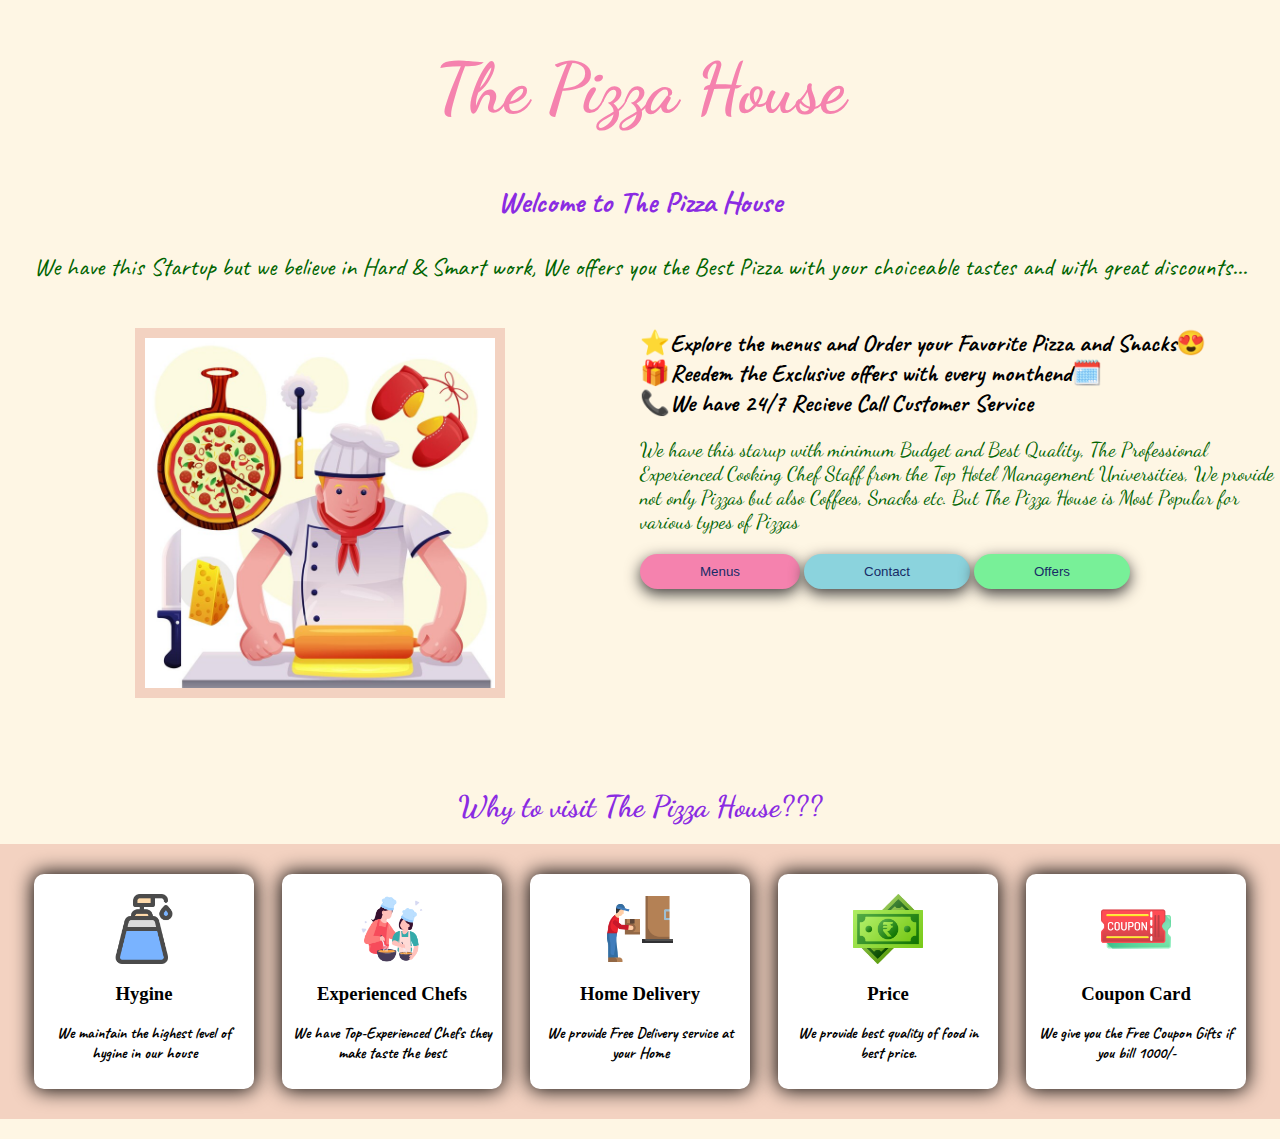
<file: index.html>
<!DOCTYPE html>
<html lang="en">
  <head>
    <meta charset="UTF-8" />
    <meta name="viewport" content="width=device-width, initial-scale=1.0" />
    <title>The Pizza House</title>
    <link rel="preconnect" href="https://fonts.googleapis.com" />
    <link rel="preconnect" href="https://fonts.gstatic.com" crossorigin />

    <link
      href="https://fonts.googleapis.com/css2?family=Dancing+Script:wght@400..700&family=Playwrite+BE+WAL:wght@100..400&display=swap"
      rel="stylesheet"
    />

    <link
      href="https://fonts.googleapis.com/css2?family=Caveat:wght@400..700&family=Dancing+Script:wght@400..700&family=Playwrite+BE+WAL:wght@100..400&display=swap"
      rel="stylesheet"
    />

    <link rel="stylesheet" href="./css/style.css" />
    <link rel="stylesheet" href="./css/index.css" />

    <link rel="icon" href="./img/favicon.png" type="image/png" />
  </head>

  <body>
    <h1 class="dancing-script text-center text-primary heading-size">
      The Pizza House
    </h1>

    <h2 class="subtitle text-center caveat">Welcome to The Pizza House</h2>

    <p class="text-center text-dark para-index caveat">
      We have this Startup but we believe in Hard & Smart work, We offers you
      the Best Pizza with your choiceable tastes and with great discounts...
    </p>

    <div class="header-section">
      <div class="header-img-container">
        <img src="./img/pizza-man.jpg" alt="pizza-man" class="header-img" />
      </div>

      <div class="header-discription-container">
        <h2 class="caveat">
          ⭐Explore the menus and Order your Favorite Pizza and Snacks😍<br />
          🎁Reedem the Exclusive offers with every monthend🗓️ <br />
          📞We have 24/7 Recieve Call Customer Service
        </h2>
        <p class="paragraph-index dancing-script text-tertiary">We have this starup with minimum Budget and Best Quality, The Professional Experienced Cooking Chef Staff from the Top Hotel Management Universities, We provide not only Pizzas but also Coffees, Snacks etc. But The Pizza House is Most Popular for various types of Pizzas </p>

        <a href="./pages/menus.html" class="no-underline">
          <button class="btn-primary btn">Menus</button>
        </a>

        <a href="./pages/contact.html" class="no-underline">
          <button class="btn-secondary btn">Contact</button>
        </a>

        <a href="./pages/offers.html" class="no-underline">
          <button class="btn-tertiary btn">Offers</button>
        </a>
      </div>
    </div>

    <h2
      class="text-center why-to-visit dancing-script why-to-visit-heading sub-heading-size text-secondary"
    >
      Why to visit The Pizza House???
    </h2>

    <div class="why-to-visit-container">
      <div class="why-to-visit-card">
        <img
          src="./img/why-to-visit/hygine.png"
          alt="hygine"
          class="why-to-visit-img"
        />
        <h3 class="text-center">Hygine</h3>
        <b
          ><p class="text-center caveat">
            We maintain the highest level of hygine in our house
          </p></b
        >
      </div>

      <div class="why-to-visit-card">
        <img
          src="./img/why-to-visit/chef.png"
          alt="chef"
          class="why-to-visit-img"
        />
        <h3 class="text-center">Experienced Chefs</h3>
        <b
          ><p class="text-center caveat">
            We have Top-Experienced Chefs they make taste the best
          </p></b
        >
      </div>

      <div class="why-to-visit-card">
        <img
          src="./img/why-to-visit/home-delivery.png"
          alt="home-delivery"
          class="why-to-visit-img"
        />
        <h3 class="text-center">Home Delivery</h3>
        <b
          ><p class="text-center caveat">
            We provide Free Delivery service at your Home
          </p></b
        >
      </div>

      <div class="why-to-visit-card">
        <img
          src="./img/why-to-visit/rupee.png"
          alt="rupee"
          class="why-to-visit-img"
        />
        <h3 class="text-center">Price</h3>
        <b
          ><p class="text-center caveat">
            We provide best quality of food in best price.
          </p></b
        >
      </div>

      <div class="why-to-visit-card">
        <img
          src="./img/why-to-visit/coupon.png"
          alt="coupon"
          class="why-to-visit-img"
        />
        <h3 class="text-center">Coupon Card</h3>
        <b
          ><p class="text-center caveat">
            We give you the Free Coupon Gifts if you bill 1000/-
          </p></b
        >
      </div>
    </div>
  </body>
</html>
</file>
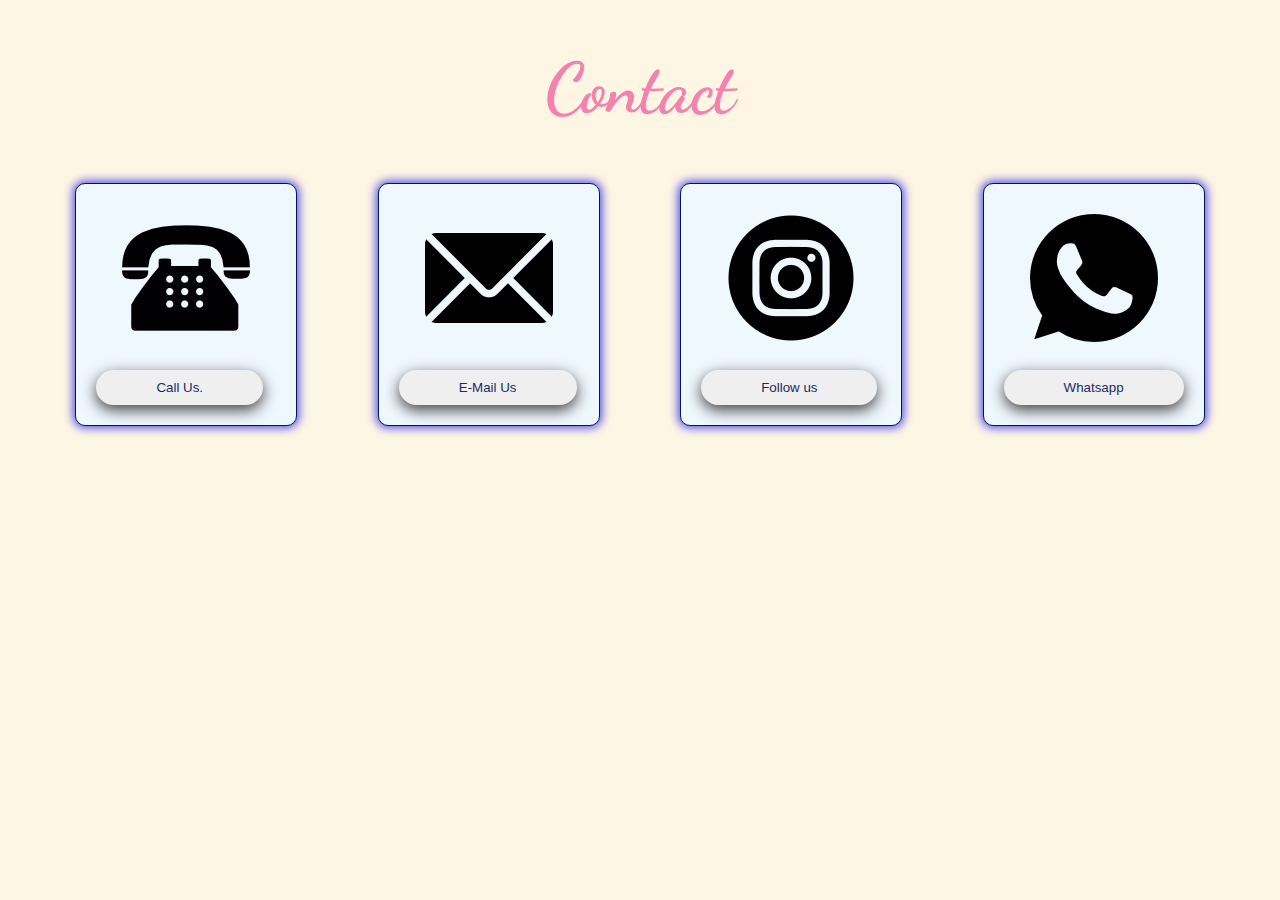
<file: pages/contact.html>
<!DOCTYPE html>
<html lang="en">
  <head>
    <meta charset="UTF-8" />
    <meta name="viewport" content="width=device-width, initial-scale=1.0" />
    <title>Contact</title>
    <link rel="stylesheet" href="./../css/style.css" />
    <link rel="stylesheet" href="./../css/contact.css"/>
    <link rel="icon" href="./../img/favicon.png" type="image/png" />
    <link rel="preconnect" href="https://fonts.gstatic.com" crossorigin />
    <link
      href="https://fonts.googleapis.com/css2?family=Dancing+Script:wght@400..700&family=Playwrite+BE+WAL:wght@100..400&display=swap"
      rel="stylesheet"/>

    <link
      href="https://fonts.googleapis.com/css2?family=Caveat:wght@400..700&family=Dancing+Script:wght@400..700&family=Playwrite+BE+WAL:wght@100..400&display=swap"
      rel="stylesheet"/>
  </head>
  <body>
    <h1 class="text-center dancing-script text-primary heading-size">
      Contact
    </h1>
    <div class="contact-container">

        <div class="contact-card">
            <img src="./../img/Contact/old-typical-phone.png" alt="phone" class="contact-icon">
            <a href="tel: 8484862696"> <br>
            <button class="btn">Call Us.</button>
        </a>
        
        </div>

        <div class="contact-card">
            <img src="./../img/Contact/email.png" alt="email" class="contact-icon">
            <a href="mailto:bhavanipethkars123@gmail.com"> <br>
            <button class="btn">E-Mail Us </button>
        </a>
        
        </div>

        <div class="contact-card">
            <img src="./../img/Contact/instagram.png" alt="instagram" class="contact-icon">
            <a href="https://www.instagram.com/"> <br>
            <button class="btn">Follow us</button>
        </a>
        
        </div>

        <div class="contact-card">
            <img src="./../img/Contact/whatsapp.png" alt="whatsapp" class="contact-icon">
            <a href="https://web.whatsapp.com/"> <br>
            <button class="btn">Whatsapp</button>
        </a>
        
        </div>

    </div>
    
  </body>
</html>
</file>
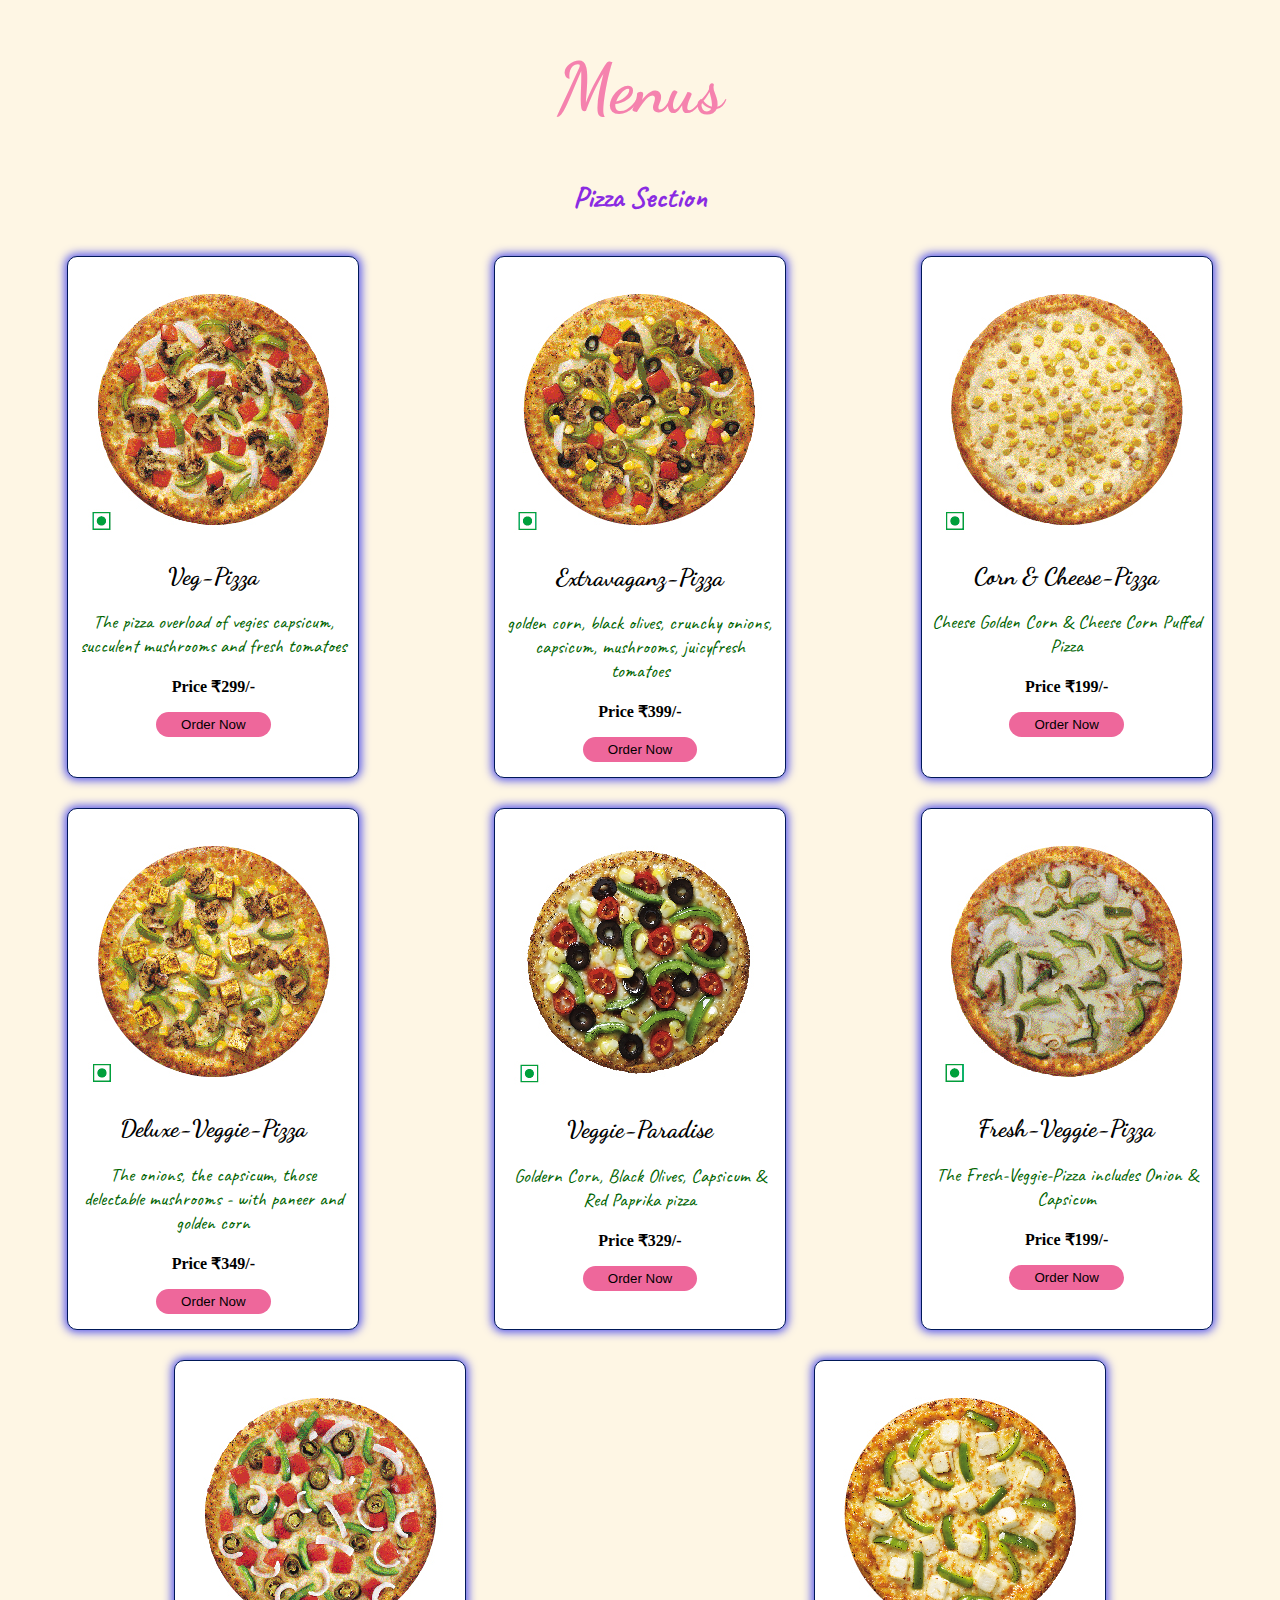
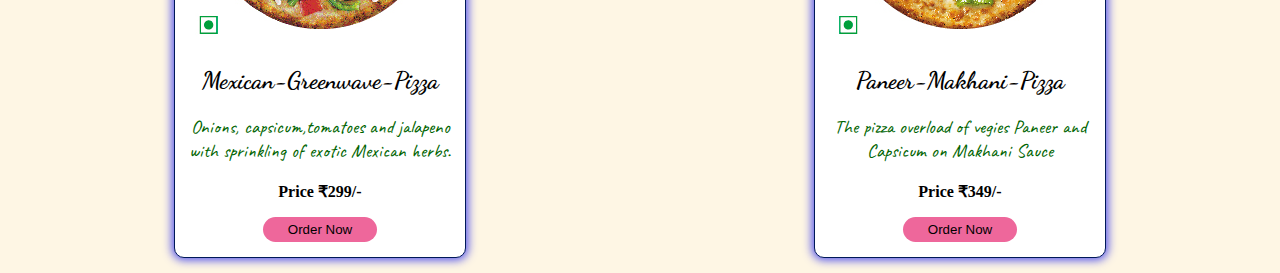
<file: pages/menus.html>
<!DOCTYPE html>
<html lang="en">
  <head>
    <meta charset="UTF-8" />
    <meta name="viewport" content="width=device-width, initial-scale=1.0" />
    <title>Menus</title>
    <link rel="stylesheet" href="./../css/style.css" />
    <link rel="stylesheet" href="./../css/menus.css">
    <link rel="icon" href="./../img/favicon.png" type="image/png" />
    <link rel="preconnect" href="https://fonts.gstatic.com" crossorigin />

    <link
      href="https://fonts.googleapis.com/css2?family=Dancing+Script:wght@400..700&family=Playwrite+BE+WAL:wght@100..400&display=swap"
      rel="stylesheet"
    />

    <link
      href="https://fonts.googleapis.com/css2?family=Caveat:wght@400..700&family=Dancing+Script:wght@400..700&family=Playwrite+BE+WAL:wght@100..400&display=swap"
      rel="stylesheet"
    />
  </head>
  <body>
    <h1 class="text-center dancing-script text-primary heading-size">Menus</h1>
    <h2 class="text-center caveat text-secondary sub-heading-size">Pizza Section</h2>

    <div class="menus-container">

        <div class="menu-card">
            <img src="./../img/Menus/Pizza/veg-pizza.jpg" alt="veg-pizza" class="menu-icon">
            <h2 class="menu-title text-center dancing-script">Veg-Pizza</h2>
            <p class="menu-discription text-center text-tertiary caveat">The pizza overload of vegies capsicum, succulent mushrooms and fresh tomatoes</p>
           <b><p class="text-center">Price ₹299/-</p></b> 
            <button class="menu-order-btn text-center">Order Now</button>
        </div>

        <div class="menu-card">
            <img src="./../img/Menus/Pizza/Veg_Extravaganz.jpg" alt="Veg_Extravaganz" class="menu-icon">
            <h2 class="menu-title text-center dancing-script">Extravaganz-Pizza</h2>
            <p class="menu-discription text-center text-tertiary caveat">golden corn, black olives, crunchy onions, capsicum, mushrooms, juicyfresh tomatoes</p>
           <b><p class="text-center">Price ₹399/-</p></b> 
            <button class="menu-order-btn text-center">Order Now</button>
        </div>

        <div class="menu-card">
            <img src="./../img/Menus/Pizza/Corn_&_Cheese.jpg" alt="corn&cheese" class="menu-icon">
            <h2 class="menu-title text-center dancing-script">Corn & Cheese-Pizza</h2>
            <p class="menu-discription text-center text-tertiary caveat">Cheese Golden Corn & Cheese Corn Puffed Pizza</p>
           <b><p class="text-center">Price ₹199/-</p></b> 
            <button class="menu-order-btn text-center">Order Now</button>
        </div>

        <div class="menu-card">
            <img src="./../img/Menus/Pizza/Deluxe_Veggie.jpg" alt="Deluxe_Veggie" class="menu-icon">
            <h2 class="menu-title text-center dancing-script">Deluxe-Veggie-Pizza</h2>
            <p class="menu-discription text-center text-tertiary caveat">The onions, the capsicum, those delectable mushrooms - with paneer and golden corn </p>
           <b><p class="text-center">Price ₹349/-</p></b> 
            <button class="menu-order-btn text-center">Order Now</button>
        </div>

        <div class="menu-card">
            <img src="./../img/Menus/Pizza/Digital_Veggie_Paradise.jpg" alt="veggie-paradise" class="menu-icon">
            <h2 class="menu-title text-center dancing-script">Veggie-Paradise</h2>
            <p class="menu-discription text-center text-tertiary caveat">Goldern Corn, Black Olives, Capsicum & Red Paprika pizza
            </p>
           <b><p class="text-center">Price ₹329/-</p></b> 
            <button class="menu-order-btn text-center">Order Now</button>
        </div>

        <div class="menu-card">
            <img src="./../img/Menus/Pizza/Fresh_Veggie.jpg" alt="fresh-veggie" class="menu-icon">
            <h2 class="menu-title text-center dancing-script">Fresh-Veggie-Pizza</h2>
            <p class="menu-discription text-center text-tertiary caveat">The Fresh-Veggie-Pizza includes Onion & Capsicum</p>
           <b><p class="text-center">Price ₹199/-</p></b> 
            <button class="menu-order-btn text-center">Order Now</button>
        </div>

        <div class="menu-card">
            <img src="./../img/Menus/Pizza/Mexican_Green_Wave.jpg" alt="IndianTandooriPaneer" class="menu-icon">
            <h2 class="menu-title text-center dancing-script">Mexican-Greenwave-Pizza</h2>
            <p class="menu-discription text-center text-tertiary caveat">Onions, capsicum,tomatoes and jalapeno with sprinkling of exotic Mexican herbs.</p>
           <b><p class="text-center">Price ₹299/-</p></b> 
            <button class="menu-order-btn text-center">Order Now</button>
        </div>

        <div class="menu-card">
            <img src="./../img/Menus/Pizza/Paneer_Makhni.jpg" alt="paneer-makhani" class="menu-icon">
            <h2 class="menu-title text-center dancing-script">Paneer-Makhani-Pizza</h2>
            <p class="menu-discription text-center text-tertiary caveat">The pizza overload of vegies Paneer and Capsicum on Makhani Sauce</p>
           <b><p class="text-center">Price ₹349/-</p></b> 
            <button class="menu-order-btn text-center">Order Now</button>
        </div>

    </div>
  </body>
</html>
</file>
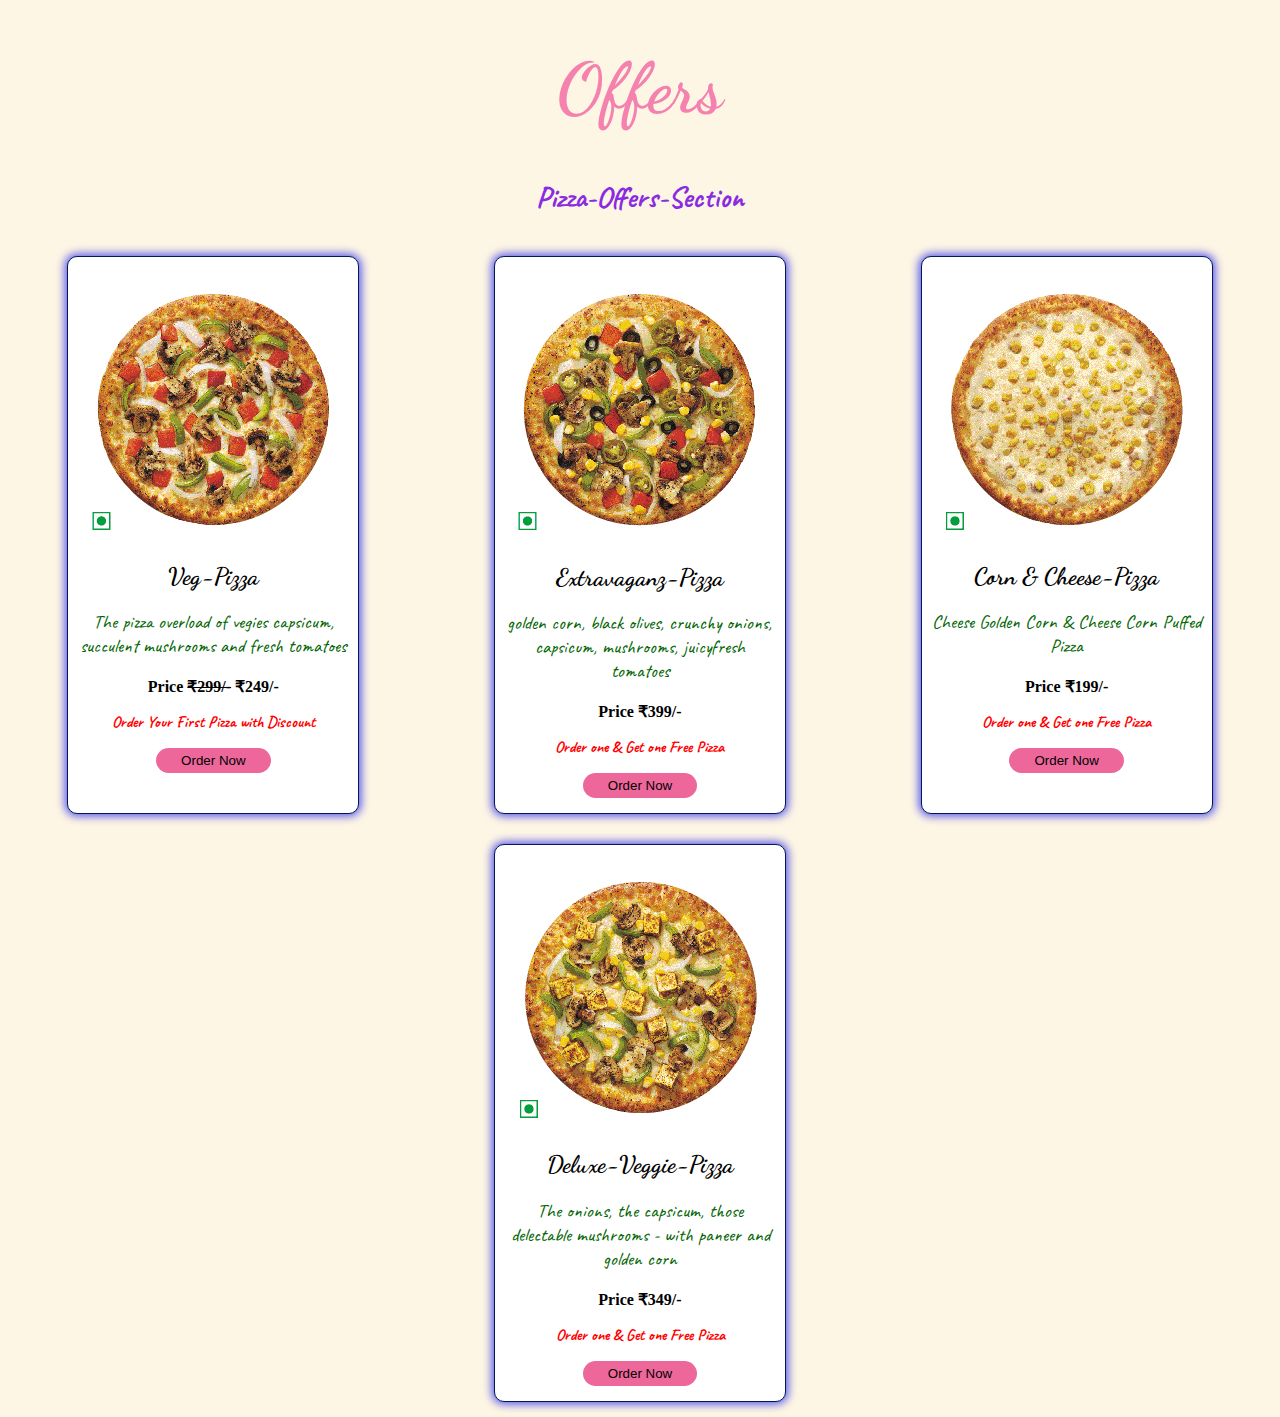
<file: pages/offers.html>
<!DOCTYPE html>
<html lang="en">
  <head>
    <meta charset="UTF-8" />
    <meta name="viewport" content="width=device-width, initial-scale=1.0" />
    <title>Offers</title>
    <link rel="stylesheet" href="./../css/style.css" />
    <link rel="stylesheet" href="./../css/offers.css"/>
    <link rel="icon" href="./../img/favicon.png" type="image/png" />
    <link rel="preconnect" href="https://fonts.gstatic.com" crossorigin />
    <link
      href="https://fonts.googleapis.com/css2?family=Dancing+Script:wght@400..700&family=Playwrite+BE+WAL:wght@100..400&display=swap"
      rel="stylesheet"/>

    <link
      href="https://fonts.googleapis.com/css2?family=Caveat:wght@400..700&family=Dancing+Script:wght@400..700&family=Playwrite+BE+WAL:wght@100..400&display=swap"
      rel="stylesheet"/>
  </head>
  <body>
    <h1 class="text-center dancing-script text-primary heading-size">Offers</h1>
    <h2 class="text-center caveat text-secondary sub-heading-size">Pizza-Offers-Section</h2>

    <div class="menus-container">

        <div class="menu-card">
            <img src="./../img/Menus/Pizza/veg-pizza.jpg" alt="veg-pizza" class="menu-icon">
            <h2 class="menu-title text-center dancing-script">Veg-Pizza</h2>
            <p class="menu-discription text-center text-tertiary caveat">The pizza overload of vegies capsicum, succulent mushrooms and fresh tomatoes</p>
           <b><p class="text-center">Price <del>₹299/-</del> ₹249/-</p></b> 
           <p class="caveat text-center text-red"><b>Order Your First Pizza with Discount</b></p>
            <button class="menu-order-btn text-center">Order Now</button>
        </div>

        <div class="menu-card">
            <img src="./../img/Menus/Pizza/Veg_Extravaganz.jpg" alt="Veg_Extravaganz" class="menu-icon">
            <h2 class="menu-title text-center dancing-script">Extravaganz-Pizza</h2>
            <p class="menu-discription text-center text-tertiary caveat">golden corn, black olives, crunchy onions, capsicum, mushrooms, juicyfresh tomatoes</p>
           <b><p class="text-center">Price ₹399/-</p></b> 
           <p class="caveat text-center text-red"><b>Order one & Get one Free Pizza</b></p>
            <button class="menu-order-btn text-center">Order Now</button>
        </div>

        <div class="menu-card">
            <img src="./../img/Menus/Pizza/Corn_&_Cheese.jpg" alt="corn&cheese" class="menu-icon">
            <h2 class="menu-title text-center dancing-script">Corn & Cheese-Pizza</h2>
            <p class="menu-discription text-center text-tertiary caveat">Cheese Golden Corn & Cheese Corn Puffed Pizza</p>
           <b><p class="text-center">Price ₹199/-</p></b>
           <p class="caveat text-center text-red"><b>Order one & Get one Free Pizza</b></p> 
            <button class="menu-order-btn text-center">Order Now</button>
        </div>

        <div class="menu-card">
            <img src="./../img/Menus/Pizza/Deluxe_Veggie.jpg" alt="Deluxe_Veggie" class="menu-icon">
            <h2 class="menu-title text-center dancing-script">Deluxe-Veggie-Pizza</h2>
            <p class="menu-discription text-center text-tertiary caveat">The onions, the capsicum, those delectable mushrooms - with paneer and golden corn </p>
           <b><p class="text-center">Price ₹349/-</p></b>
           <p class="caveat text-center text-red"><b>Order one & Get one Free Pizza</b></p> 
            <button class="menu-order-btn text-center">Order Now</button>
        </div>
  </body>
</html>
</file>
<file: css/style.css>
body {
  background-color: #fef6e4;
  padding: 0;
  margin: 0;
}

.bg-light {
  background-color: #fef6e4;
}

.bg-primary {
  background-color: #f582ae;
}

.bg-secondary {
  background-color: #8bd3dd;
}

.bg-tertiary{
    background-color: #78f098;
}

.text-primary {
  color: #f582ae;
}

.text-secondary {
  color: blueviolet;
}

.text-tertiary{
    color: darkgreen
}

.text-dark {
  color: #172c66;
}

.text-center {
  text-align: center;
}

.dancing-script{
    font-family: 'Dancing Script';
}

.caveat{
    font-family: 'Caveat';
}

.btn{
    padding: 10px 60px;
    border-radius: 50px;
    border: none;
    cursor: pointer;
    box-shadow: 0 5px 15px #403e3d;
    color: #172c66;
    text-decoration: none;
}

.btn-primary{
    background-color: #f582ae;
}

.btn-secondary{
    background-color: #8bd3dd;
}

.btn-tertiary{
        background-color: #78f098;
}

.no-underline{
    text-decoration: none;
}

.heading-size{
    font-size: 70px;
}

.sub-heading-size{
    font-size: 30px;
}
</file>
<file: css/index.css>
.subtitle{
    color: blueviolet;
    padding: 5px 15px;
    border-radius: 20px;
    font-size: 30px;
}

.why-to-visit{
    margin: 70px 0;
}

.para-index{
    color: darkgreen;
    font-size: 25px;
}

.why-to-visit-container{
    display: flex;
    justify-content: space-around;
    background-color: #f3d2c1;
    margin: 20px 0;
    padding: 20px;
}

.why-to-visit-card{
    background-color: #fff;
    width: 200px;
    padding: 10px;
    border-radius: 10px;
    margin: 10px;
    box-shadow: 0 0 20px 1px black;
}

.why-to-visit-img{
    height: 70px;
    display: block;
    margin: 10px auto;
}

.why-to-visit-heading{
    margin-top: 70px;
    margin-bottom: 20px;
}

.header-section{
    display: flex;
}

.header-img{
    height: 350px;
    width: 350px;
    border: 10px solid #f3d2c1;
    display: block;
    margin: 20px auto;
}

.header-img-container{
    width: 50%
}

.header-discription-container{
    width: 50%;
}

.paragraph-index{
    font-size: 20px;
}
</file>
<file: css/contact.css>
.contact-container{
    display: flex;
    justify-content: space-evenly;
    flex-wrap: wrap;
}

.contact-card{
    background-color: aliceblue;
    width: 180px;
    padding: 20px;
    margin: 5px;
    border-radius: 10px;
    box-shadow: 0px 0px 10px 2px rgb(78, 78, 235);
    border: 1px solid #001858;
}
.btn:hover{
    border: 1px solid black;
}
.contact-icon{
    display: block;
    margin: 10px auto;
}
</file>
<file: css/menus.css>
.menus-container{
    display: flex;
    justify-content: space-around;
    flex-wrap: wrap;
}

.menu-card{
    background-color: #fff;
    width: 270px;
    padding: 10px;
    margin: 15px;
    border-radius: 10px;
    box-shadow: 0px 0px 10px 2px rgb(78, 78, 235);
    border: 1px solid #001858;
}

.menu-card:hover{
    box-shadow: 0px 0px 15px 2px  rgb(33, 33, 247);
    transition: 0.5s
}

.menu-icon{
    display: block;
    margin: 10px auto;
}

.menu-order-btn{
    background-color: #ee679b;
    padding: 5px 25px;
    border-radius: 20px;
    border: none;
    display: block;
    margin: 5px auto;
}

.menu-order-btn:hover{
    padding: 5px 35px;
    transition: 0.5s;
    cursor: pointer;
    color: #fff;
}

.menu-discription{
    font-size: 19px;
}
</file>
<file: css/offers.css>
.menus-container{
    display: flex;
    justify-content: space-around;
    flex-wrap: wrap;
}

.menu-card{
    background-color: #fff;
    width: 270px;
    padding: 10px;
    margin: 15px;
    border-radius: 10px;
    box-shadow: 0px 0px 10px 2px rgb(78, 78, 235);
    border: 1px solid #001858;
}

.menu-card:hover{
    box-shadow: 0px 0px 15px 2px  rgb(33, 33, 247);
    transition: 0.5s
}

.menu-icon{
    display: block;
    margin: 10px auto;
}

.menu-order-btn{
    background-color: #ee679b;
    padding: 5px 25px;
    border-radius: 20px;
    border: none;
    display: block;
    margin: 5px auto;
}

.menu-order-btn:hover{
    padding: 5px 35px;
    transition: 0.5s;
    cursor: pointer;
    color: #fff;
}

.menu-discription{
    font-size: 19px;
}

.text-red{
    color: red;
}
</file>
